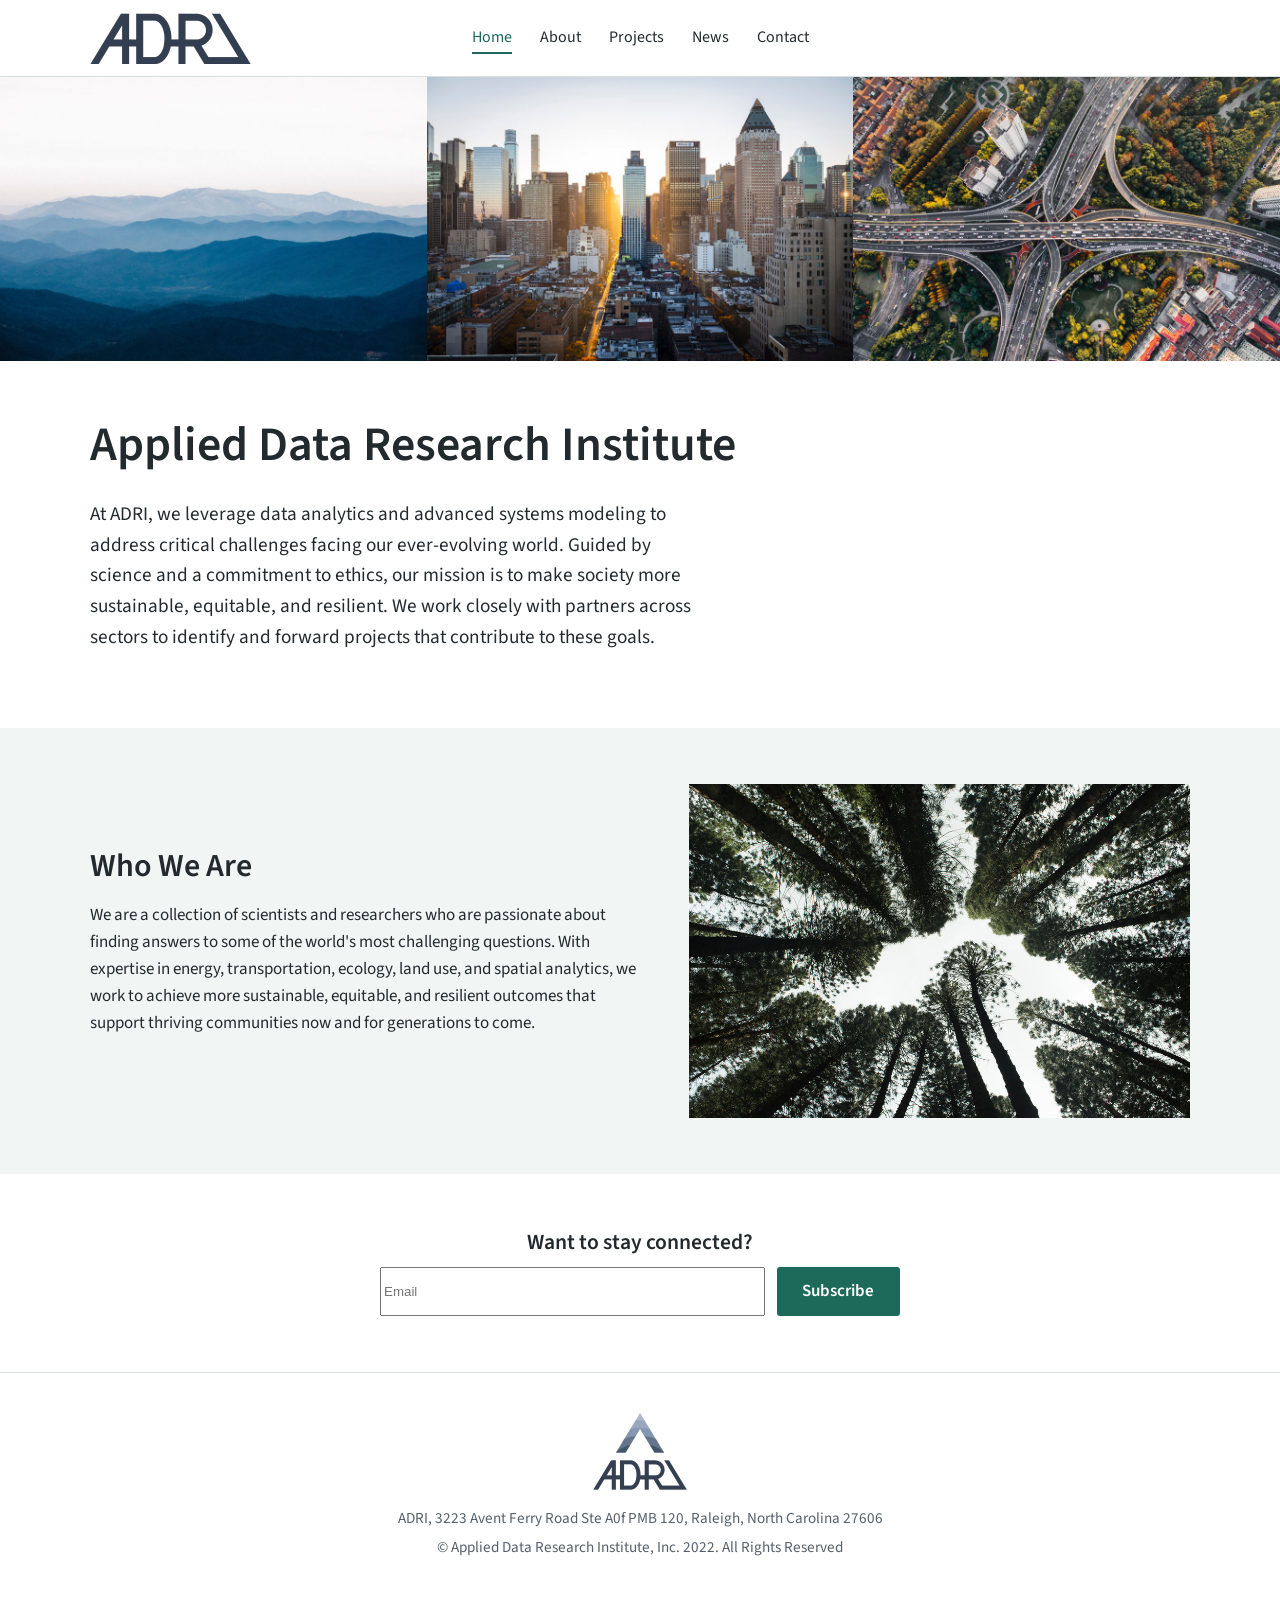
<file: index.html>
<!DOCTYPE html>
<html lang="en">
<head>
  <meta charset="utf-8">
  <meta name="viewport" content="width=device-width, initial-scale=1">
  <meta http-equiv="Content-Security-Policy" content="upgrade-insecure-requests">
  <title>ADRI: Applied Data Research Institute</title>
  <meta name="description" content="Here at Applied Data Research Institute, we leverage data analytics and advanced systems modeling to address critical challenges facing our ever-evolving world. Guided by science and a commitment to ethics, our mission is to make society more sustainable, equitable, and resilient.">
  <meta property="og:site_name" content="ADRI">
  <meta property="og:title" content="ADRI: Applied Data Research Institute">
  <meta property="og:description" content="Here at Applied Data Research Institute, we leverage data analytics and advanced systems modeling to address critical challenges facing our ever-evolving world. Guided by science and a commitment to ethics, our mission is to make society more sustainable, equitable, and resilient.">
  <meta property="og:type" content="website">
  <link rel="canonical" href="https://applied-data-research-institute.github.io/adri-website/">
  <meta property="og:url" content="https://applied-data-research-institute.github.io/adri-website/">
  <meta property="og:image" content="https://applied-data-research-institute.github.io/adri-website/assets/images/home/home-hero-1.jpg">
  <meta name="twitter:image" content="https://applied-data-research-institute.github.io/adri-website/assets/images/home/home-hero-1.jpg">
  <meta name="twitter:card" content="summary_large_image">
  <link rel="icon" href="assets/images/logo/favicon.png">
  <link rel="preconnect" href="https://fonts.googleapis.com">
  <link rel="preconnect" href="https://fonts.gstatic.com" crossorigin>
  <link href="https://fonts.googleapis.com/css2?family=Source+Sans+3:wght@400;600&display=swap" rel="stylesheet">
  <link rel="stylesheet" href="assets/css/style.css">
</head>
<body>
  <a class="skip" href="#main">Skip to content</a>

  <header class="site-header">
    <div class="wrap">
      <a class="brand" href=""><img src="assets/images/logo/adri-logo.png" alt="ADRI logo" width="161" height="51"></a>
      <button class="nav-toggle" aria-expanded="false" aria-controls="site-nav">Menu</button>
      <nav class="site-nav" id="site-nav" aria-label="Main">
        <ul>
        <li><a href="" aria-current="page">Home</a></li>
        <li><a href="about/">About</a></li>
        <li><a href="projects/">Projects</a></li>
        <li><a href="news/">News</a></li>
        <li><a href="contact/">Contact</a></li>
        </ul>
      </nav>
    </div>
  </header>

  <main id="main">
    <div class="strip">
      <img src="assets/images/home/home-hero-1.jpg" alt="Image by Wes Hicks" loading="lazy">
      <img src="assets/images/home/home-hero-2.jpg" alt="Image by ben o'bro" loading="lazy">
      <img src="assets/images/home/home-hero-3.jpg" alt="Image by Denys Nevozhai" loading="lazy">
    </div>

    <section class="section">
      <div class="wrap">
        <h1>Applied Data Research Institute</h1>
        <p class="lede">At ADRI, we leverage data analytics and advanced systems modeling to address critical challenges facing our ever-evolving world. Guided by science and a commitment to ethics, our mission is to make society more sustainable, equitable, and resilient. We work closely with partners across sectors to identify and forward projects that contribute to these goals.</p>
      </div>
    </section>

    <section class="section tint">
      <div class="wrap split">
        <div>
          <h2>Who We Are</h2>
          <p>We are a collection of scientists and researchers who are passionate about finding answers to some of the world's most challenging questions. With expertise in energy, transportation, ecology, land use, and spatial analytics, we work to achieve more sustainable, equitable, and resilient outcomes that support thriving communities now and for generations to come.</p>
        </div>
        <img src="assets/images/home/who-we-are.jpg" alt="Image by Brian Garrity" loading="lazy">
      </div>
    </section>

    <section class="section">
      <div class="wrap subscribe-block">
        <h3>Want to stay connected?</h3>
        <form class="subscribe" action="https://script.google.com/macros/s/AKfycbx5kDxIHIUz7Aq9xdcdbc2-s8WvIdxTNWegN4tHPLSlu4PW8ikCrEmTJM6ncrsvIiSr/exec" method="POST" data-ajax data-thanks="Thanks for subscribing!">
          <input type="hidden" name="form" value="subscribe">
          <input type="text" name="company" tabindex="-1" autocomplete="off" aria-hidden="true" style="position:absolute;left:-9999px">
          <label for="sub-email" class="visually-hidden" style="position:absolute;left:-9999px">Email</label>
          <input id="sub-email" type="email" name="email" placeholder="Email" required>
          <button class="btn" type="submit">Subscribe</button>
          <p class="form-status" role="status" aria-live="polite"></p>
        </form>
      </div>
    </section>

  </main>

  <footer class="site-footer">
    <div class="wrap">
      <a href=""><img src="assets/images/logo/adri-logo-combined.png" alt="ADRI" width="94" height="77"></a>
      <p>ADRI, 3223 Avent Ferry Road Ste A0f PMB 120, Raleigh, North Carolina 27606</p>
      <p>&copy; Applied Data Research Institute, Inc. 2022. All Rights Reserved</p>
    </div>
  </footer>

  <script src="assets/js/site.js"></script>
</body>
</html>
</file>
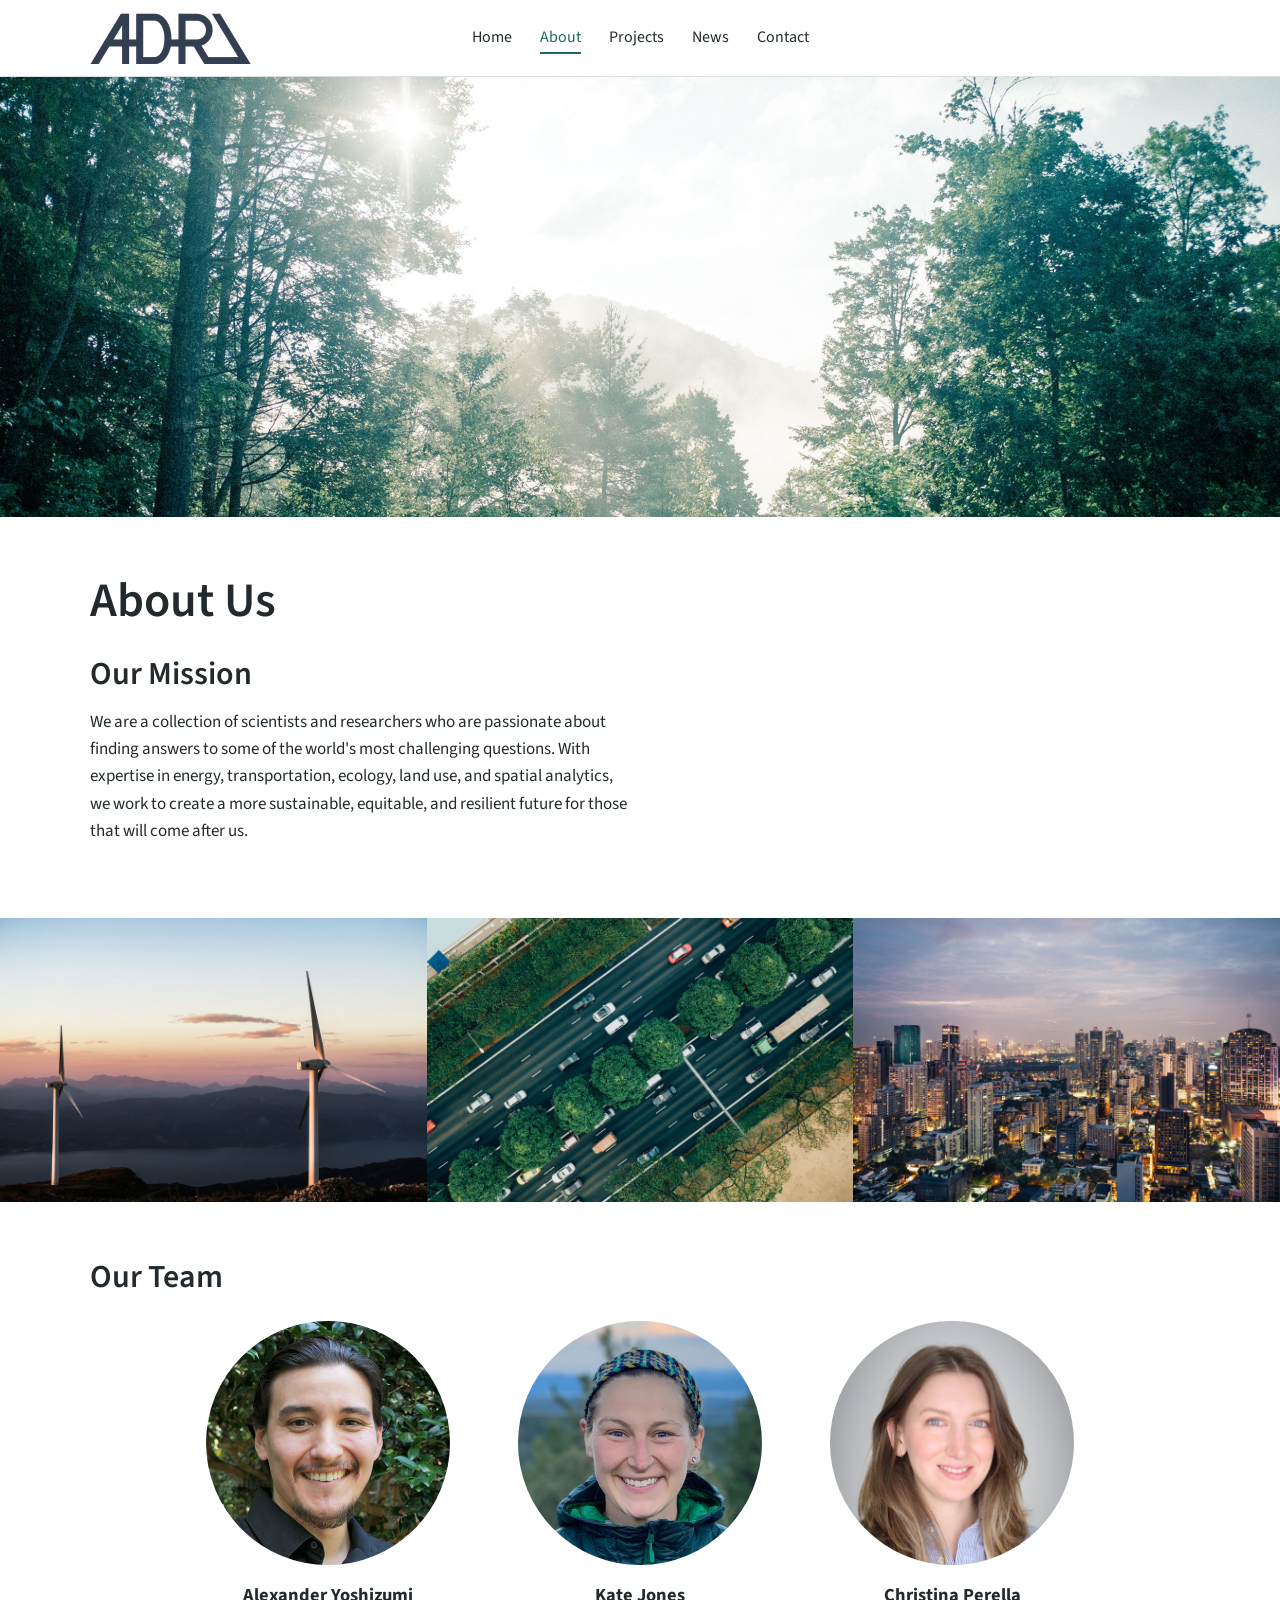
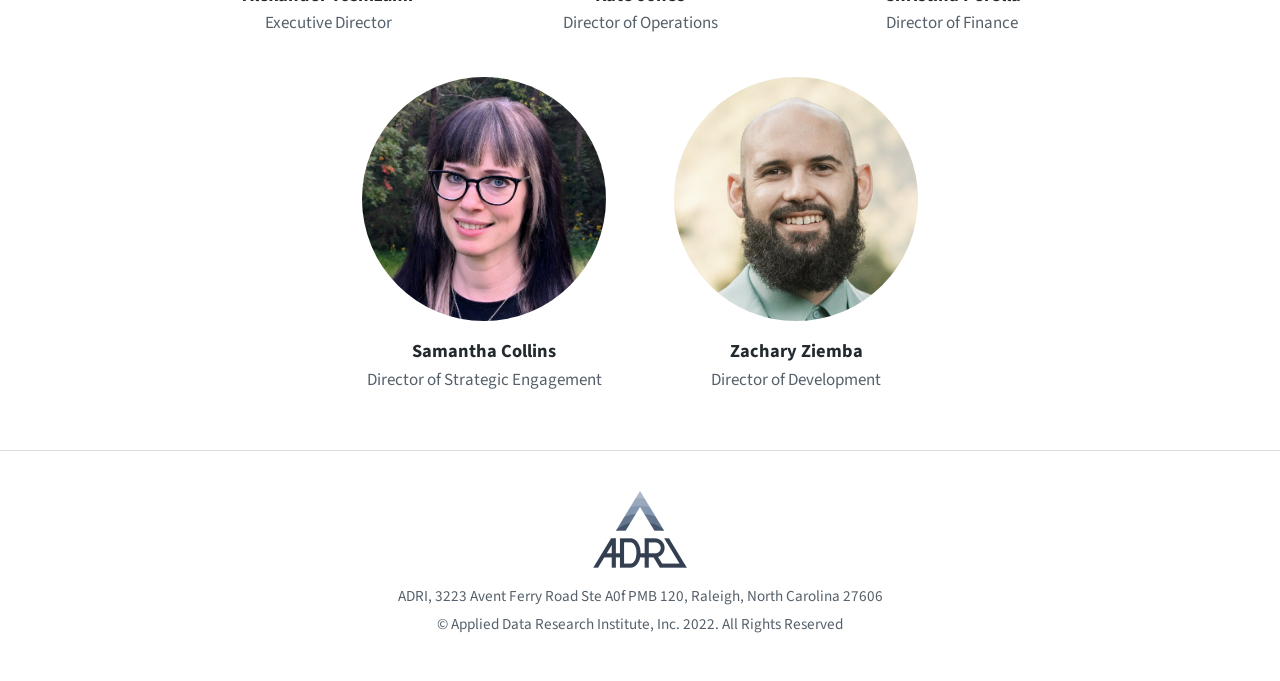
<file: about/index.html>
<!DOCTYPE html>
<html lang="en">
<head>
  <meta charset="utf-8">
  <meta name="viewport" content="width=device-width, initial-scale=1">
  <meta http-equiv="Content-Security-Policy" content="upgrade-insecure-requests">
  <title>ADRI | About</title>
  <meta name="description" content="Our Mission - Our Team">
  <meta property="og:site_name" content="ADRI">
  <meta property="og:title" content="ADRI | About">
  <meta property="og:description" content="Our Mission - Our Team">
  <meta property="og:type" content="website">
  <link rel="canonical" href="https://applied-data-research-institute.github.io/adri-website/about/">
  <meta property="og:url" content="https://applied-data-research-institute.github.io/adri-website/about/">
  <meta property="og:image" content="https://applied-data-research-institute.github.io/adri-website/assets/images/home/home-hero-1.jpg">
  <meta name="twitter:image" content="https://applied-data-research-institute.github.io/adri-website/assets/images/home/home-hero-1.jpg">
  <meta name="twitter:card" content="summary_large_image">
  <link rel="icon" href="../assets/images/logo/favicon.png">
  <link rel="preconnect" href="https://fonts.googleapis.com">
  <link rel="preconnect" href="https://fonts.gstatic.com" crossorigin>
  <link href="https://fonts.googleapis.com/css2?family=Source+Sans+3:wght@400;600&display=swap" rel="stylesheet">
  <link rel="stylesheet" href="../assets/css/style.css">
</head>
<body>
  <a class="skip" href="#main">Skip to content</a>

  <header class="site-header">
    <div class="wrap">
      <a class="brand" href="../"><img src="../assets/images/logo/adri-logo.png" alt="ADRI logo" width="161" height="51"></a>
      <button class="nav-toggle" aria-expanded="false" aria-controls="site-nav">Menu</button>
      <nav class="site-nav" id="site-nav" aria-label="Main">
        <ul>
        <li><a href="../">Home</a></li>
        <li><a href="../about/" aria-current="page">About</a></li>
        <li><a href="../projects/">Projects</a></li>
        <li><a href="../news/">News</a></li>
        <li><a href="../contact/">Contact</a></li>
        </ul>
      </nav>
    </div>
  </header>

  <main id="main">
    <div class="banner"><img src="../assets/images/banners/about-banner.jpg" alt="Image by Ben Wilkins"></div>

    <section class="section">
      <div class="wrap">
        <h1>About Us</h1>
        <h2>Our Mission</h2>
        <p class="prose">We are a collection of scientists and researchers who are passionate about finding answers to some of the world's most challenging questions. With expertise in energy, transportation, ecology, land use, and spatial analytics, we work to create a more sustainable, equitable, and resilient future for those that will come after us.</p>
      </div>
    </section>

    <div class="strip">
      <img src="../assets/images/gallery/gallery-1.jpg" alt="Image by Jason Blackeye" loading="lazy">
      <img src="../assets/images/gallery/gallery-2.jpg" alt="Image by CHUTTERSNAP" loading="lazy">
      <img src="../assets/images/gallery/gallery-3.jpg" alt="Image by Andreas Brücker" loading="lazy">
    </div>

    <section class="section">
      <div class="wrap">
        <h2>Our Team</h2>
        <div class="team">
          <figure>
            <img src="../assets/images/team/alexander-yoshizumi.jpg" alt="Alexander Yoshizumi" loading="lazy">
            <figcaption><strong>Alexander Yoshizumi</strong><span>Executive Director</span></figcaption>
          </figure>
          <figure>
            <img src="../assets/images/team/kate-jones.jpg" alt="Kate Jones" loading="lazy">
            <figcaption><strong>Kate Jones</strong><span>Director of Operations</span></figcaption>
          </figure>
          <figure>
            <img src="../assets/images/team/christina-perella.jpg" alt="Christina Perella" loading="lazy">
            <figcaption><strong>Christina Perella</strong><span>Director of Finance</span></figcaption>
          </figure>
          <figure>
            <img src="../assets/images/team/samantha-collins.jpg" alt="Samantha Collins" loading="lazy">
            <figcaption><strong>Samantha Collins</strong><span>Director of Strategic Engagement</span></figcaption>
          </figure>
          <figure>
            <img src="../assets/images/team/zachary-ziemba.png" alt="Zachary Ziemba" loading="lazy">
            <figcaption><strong>Zachary Ziemba</strong><span>Director of Development</span></figcaption>
          </figure>
        </div>
      </div>
    </section>

  </main>

  <footer class="site-footer">
    <div class="wrap">
      <a href="../"><img src="../assets/images/logo/adri-logo-combined.png" alt="ADRI" width="94" height="77"></a>
      <p>ADRI, 3223 Avent Ferry Road Ste A0f PMB 120, Raleigh, North Carolina 27606</p>
      <p>&copy; Applied Data Research Institute, Inc. 2022. All Rights Reserved</p>
    </div>
  </footer>

  <script src="../assets/js/site.js"></script>
</body>
</html>
</file>
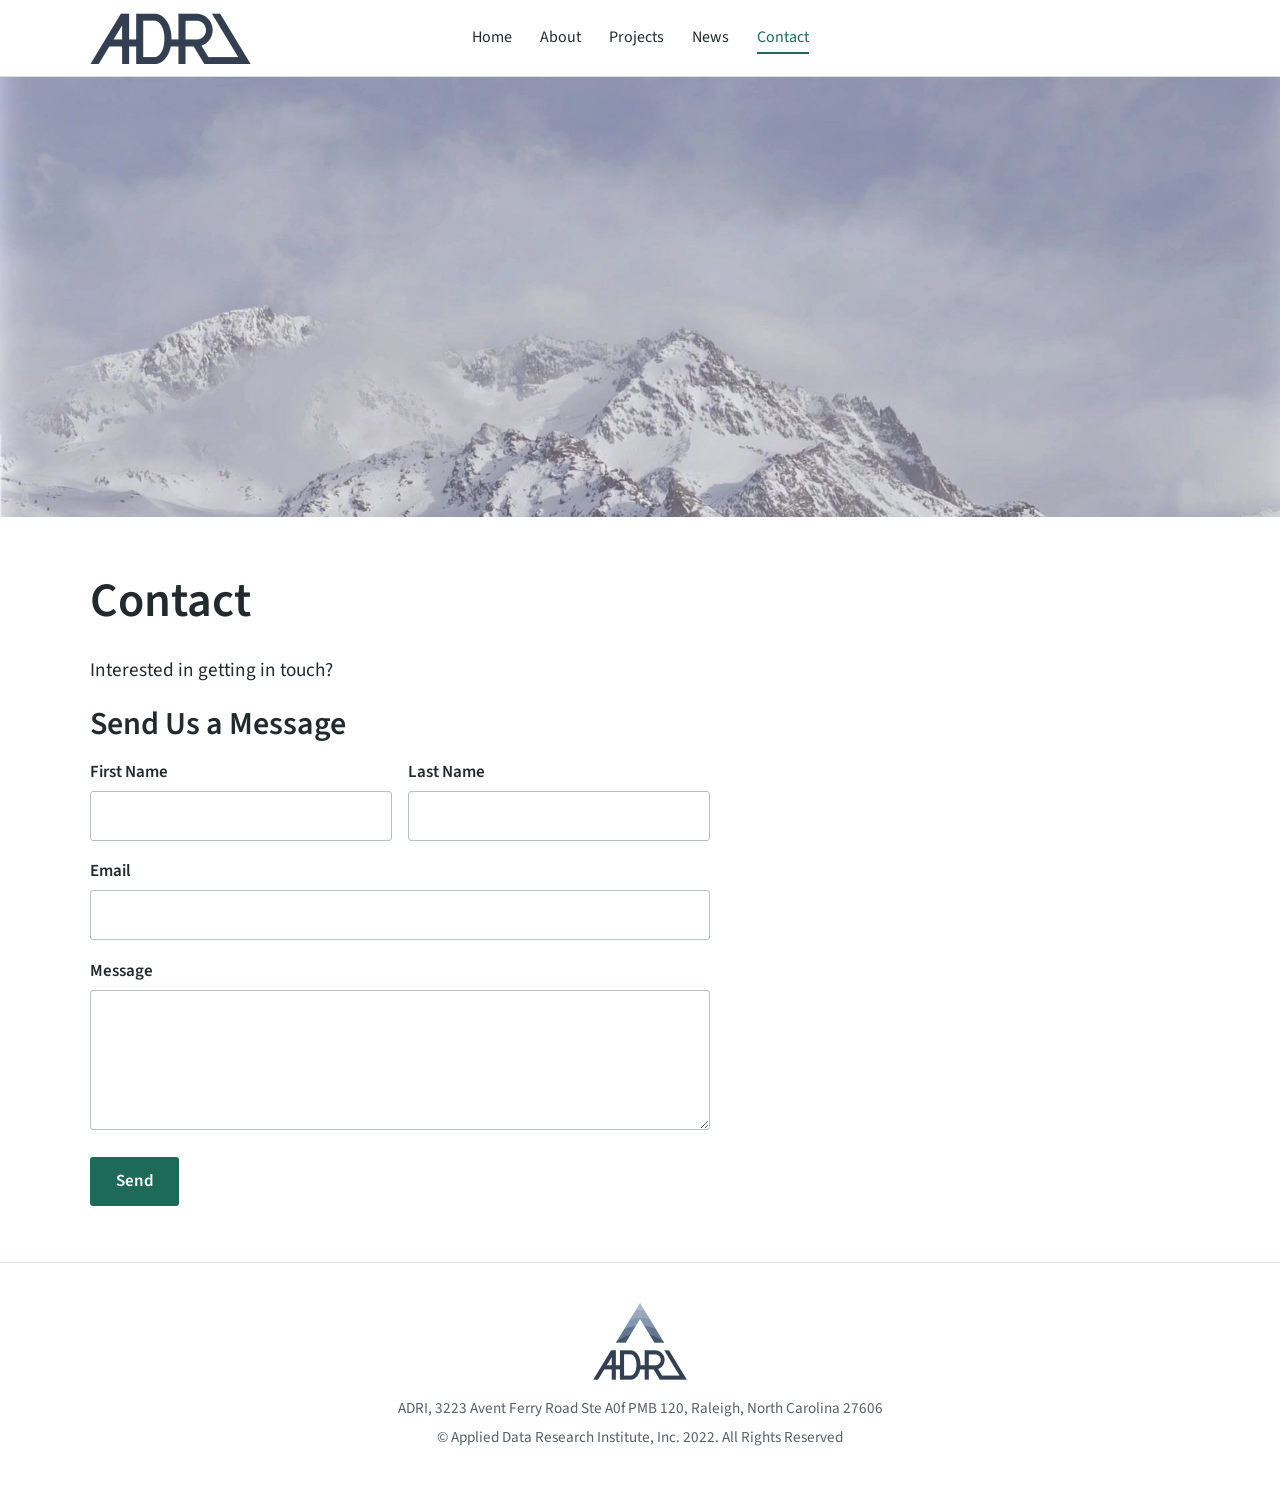
<file: contact/index.html>
<!DOCTYPE html>
<html lang="en">
<head>
  <meta charset="utf-8">
  <meta name="viewport" content="width=device-width, initial-scale=1">
  <meta http-equiv="Content-Security-Policy" content="upgrade-insecure-requests">
  <title>ADRI | Contact</title>
  <meta name="description" content="Send Us a Message">
  <meta property="og:site_name" content="ADRI">
  <meta property="og:title" content="ADRI | Contact">
  <meta property="og:description" content="Send Us a Message">
  <meta property="og:type" content="website">
  <link rel="canonical" href="https://applied-data-research-institute.github.io/adri-website/contact/">
  <meta property="og:url" content="https://applied-data-research-institute.github.io/adri-website/contact/">
  <meta property="og:image" content="https://applied-data-research-institute.github.io/adri-website/assets/images/home/home-hero-1.jpg">
  <meta name="twitter:image" content="https://applied-data-research-institute.github.io/adri-website/assets/images/home/home-hero-1.jpg">
  <meta name="twitter:card" content="summary_large_image">
  <link rel="icon" href="../assets/images/logo/favicon.png">
  <link rel="preconnect" href="https://fonts.googleapis.com">
  <link rel="preconnect" href="https://fonts.gstatic.com" crossorigin>
  <link href="https://fonts.googleapis.com/css2?family=Source+Sans+3:wght@400;600&display=swap" rel="stylesheet">
  <link rel="stylesheet" href="../assets/css/style.css">
</head>
<body>
  <a class="skip" href="#main">Skip to content</a>

  <header class="site-header">
    <div class="wrap">
      <a class="brand" href="../"><img src="../assets/images/logo/adri-logo.png" alt="ADRI logo" width="161" height="51"></a>
      <button class="nav-toggle" aria-expanded="false" aria-controls="site-nav">Menu</button>
      <nav class="site-nav" id="site-nav" aria-label="Main">
        <ul>
        <li><a href="../">Home</a></li>
        <li><a href="../about/">About</a></li>
        <li><a href="../projects/">Projects</a></li>
        <li><a href="../news/">News</a></li>
        <li><a href="../contact/" aria-current="page">Contact</a></li>
        </ul>
      </nav>
    </div>
  </header>

  <main id="main">
    <div class="banner"><img src="../assets/images/banners/contact-banner.jpg" alt=""></div>

    <section class="section">
      <div class="wrap">
        <h1>Contact</h1>
        <p class="lede">Interested in getting in touch?</p>
        <h2>Send Us a Message</h2>

        <form action="https://script.google.com/macros/s/AKfycbx5kDxIHIUz7Aq9xdcdbc2-s8WvIdxTNWegN4tHPLSlu4PW8ikCrEmTJM6ncrsvIiSr/exec" method="POST" data-ajax data-thanks="Thanks for submitting!">
          <input type="hidden" name="form" value="contact">
          <input type="text" name="company" tabindex="-1" autocomplete="off" aria-hidden="true" style="position:absolute;left:-9999px">
          <div class="two-up">
            <div class="field">
              <label for="first-name">First Name</label>
              <input id="first-name" type="text" name="first_name" required>
            </div>
            <div class="field">
              <label for="last-name">Last Name</label>
              <input id="last-name" type="text" name="last_name" required>
            </div>
          </div>
          <div class="field">
            <label for="email">Email</label>
            <input id="email" type="email" name="email" required>
          </div>
          <div class="field">
            <label for="message">Message</label>
            <textarea id="message" name="message" required></textarea>
          </div>
          <button class="btn" type="submit">Send</button>
          <p class="form-status" role="status" aria-live="polite"></p>
        </form>
      </div>
    </section>

  </main>

  <footer class="site-footer">
    <div class="wrap">
      <a href="../"><img src="../assets/images/logo/adri-logo-combined.png" alt="ADRI" width="94" height="77"></a>
      <p>ADRI, 3223 Avent Ferry Road Ste A0f PMB 120, Raleigh, North Carolina 27606</p>
      <p>&copy; Applied Data Research Institute, Inc. 2022. All Rights Reserved</p>
    </div>
  </footer>

  <script src="../assets/js/site.js"></script>
</body>
</html>
</file>
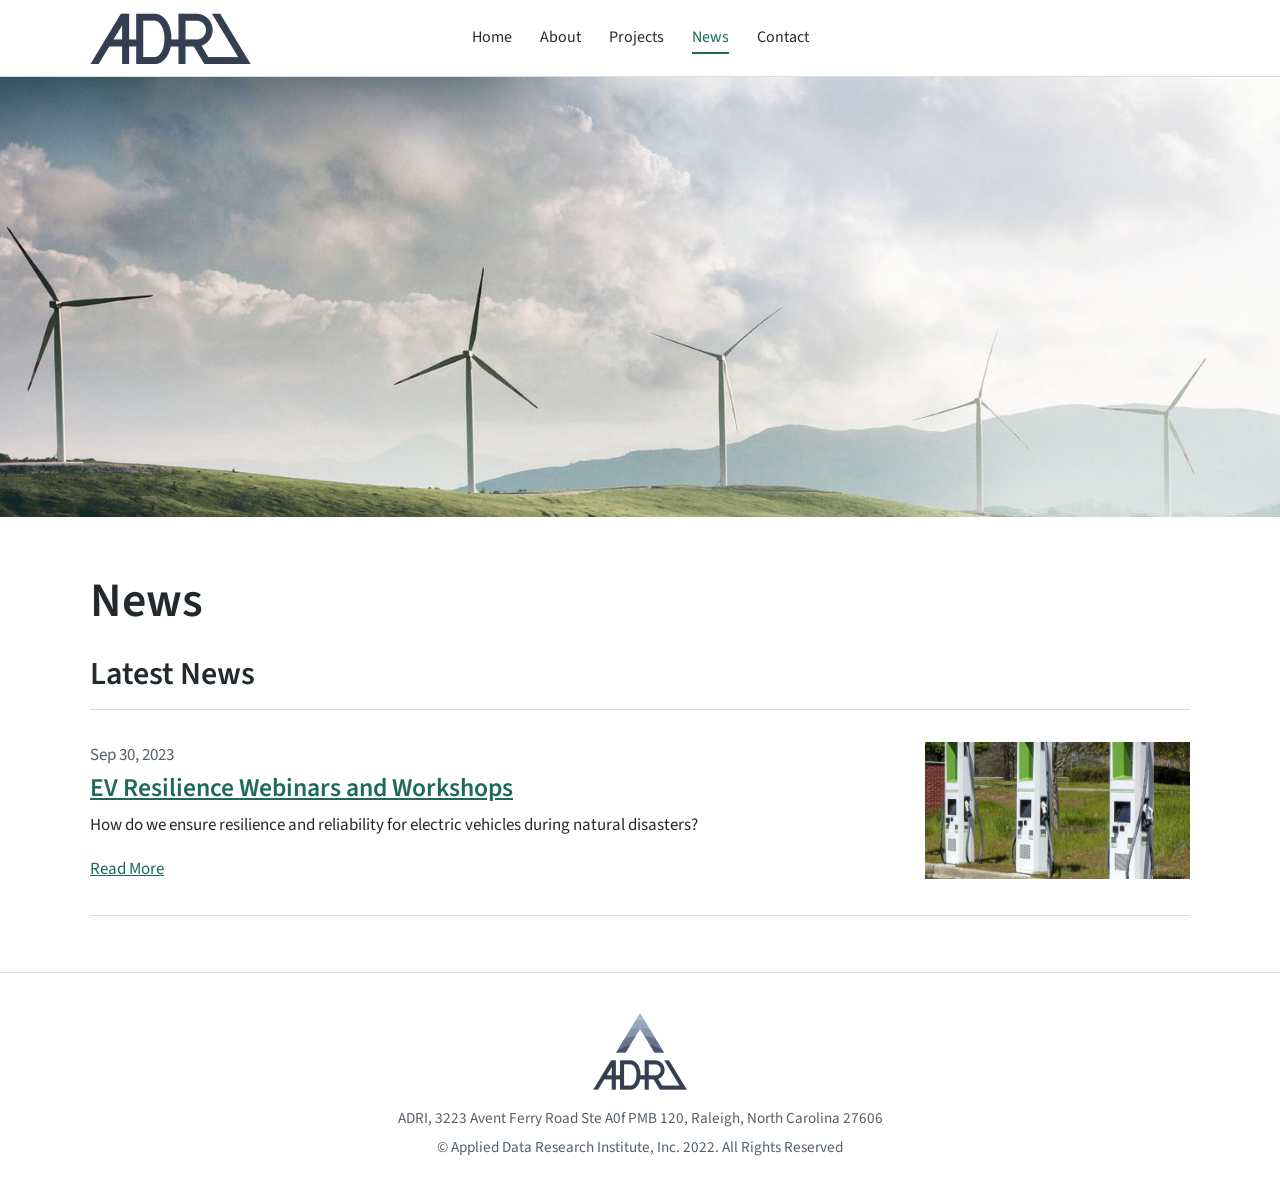
<file: news/index.html>
<!DOCTYPE html>
<html lang="en">
<head>
  <meta charset="utf-8">
  <meta name="viewport" content="width=device-width, initial-scale=1">
  <meta http-equiv="Content-Security-Policy" content="upgrade-insecure-requests">
  <title>News</title>
  <meta name="description" content="Stay Up to Date with the Latest News and Stories">
  <meta property="og:site_name" content="ADRI">
  <meta property="og:title" content="News">
  <meta property="og:description" content="Stay Up to Date with the Latest News and Stories">
  <meta property="og:type" content="website">
  <link rel="canonical" href="https://applied-data-research-institute.github.io/adri-website/news/">
  <meta property="og:url" content="https://applied-data-research-institute.github.io/adri-website/news/">
  <meta property="og:image" content="https://applied-data-research-institute.github.io/adri-website/assets/images/home/home-hero-1.jpg">
  <meta name="twitter:image" content="https://applied-data-research-institute.github.io/adri-website/assets/images/home/home-hero-1.jpg">
  <meta name="twitter:card" content="summary_large_image">
  <link rel="icon" href="../assets/images/logo/favicon.png">
  <link rel="preconnect" href="https://fonts.googleapis.com">
  <link rel="preconnect" href="https://fonts.gstatic.com" crossorigin>
  <link href="https://fonts.googleapis.com/css2?family=Source+Sans+3:wght@400;600&display=swap" rel="stylesheet">
  <link rel="stylesheet" href="../assets/css/style.css">
</head>
<body>
  <a class="skip" href="#main">Skip to content</a>

  <header class="site-header">
    <div class="wrap">
      <a class="brand" href="../"><img src="../assets/images/logo/adri-logo.png" alt="ADRI logo" width="161" height="51"></a>
      <button class="nav-toggle" aria-expanded="false" aria-controls="site-nav">Menu</button>
      <nav class="site-nav" id="site-nav" aria-label="Main">
        <ul>
        <li><a href="../">Home</a></li>
        <li><a href="../about/">About</a></li>
        <li><a href="../projects/">Projects</a></li>
        <li><a href="../news/" aria-current="page">News</a></li>
        <li><a href="../contact/">Contact</a></li>
        </ul>
      </nav>
    </div>
  </header>

  <main id="main">
    <div class="banner"><img src="../assets/images/banners/news-banner.jpg" alt=""></div>

    <section class="section">
      <div class="wrap">
        <h1>News</h1>
        <h2>Latest News</h2>

        <article class="post-card">
          <div>
            <time datetime="2023-09-30">Sep 30, 2023</time>
            <h2><a href="ev-resilience-webinars-and-workshops/">EV Resilience Webinars and Workshops</a></h2>
            <p>How do we ensure resilience and reliability for electric vehicles during natural disasters?</p>
            <a href="ev-resilience-webinars-and-workshops/">Read More</a>
          </div>
          <a href="ev-resilience-webinars-and-workshops/"><img src="../assets/images/projects/evse-microgrid-resilience.jpg" alt="EV Resilience Webinars and Workshops" loading="lazy"></a>
        </article>
      </div>
    </section>

  </main>

  <footer class="site-footer">
    <div class="wrap">
      <a href="../"><img src="../assets/images/logo/adri-logo-combined.png" alt="ADRI" width="94" height="77"></a>
      <p>ADRI, 3223 Avent Ferry Road Ste A0f PMB 120, Raleigh, North Carolina 27606</p>
      <p>&copy; Applied Data Research Institute, Inc. 2022. All Rights Reserved</p>
    </div>
  </footer>

  <script src="../assets/js/site.js"></script>
</body>
</html>
</file>
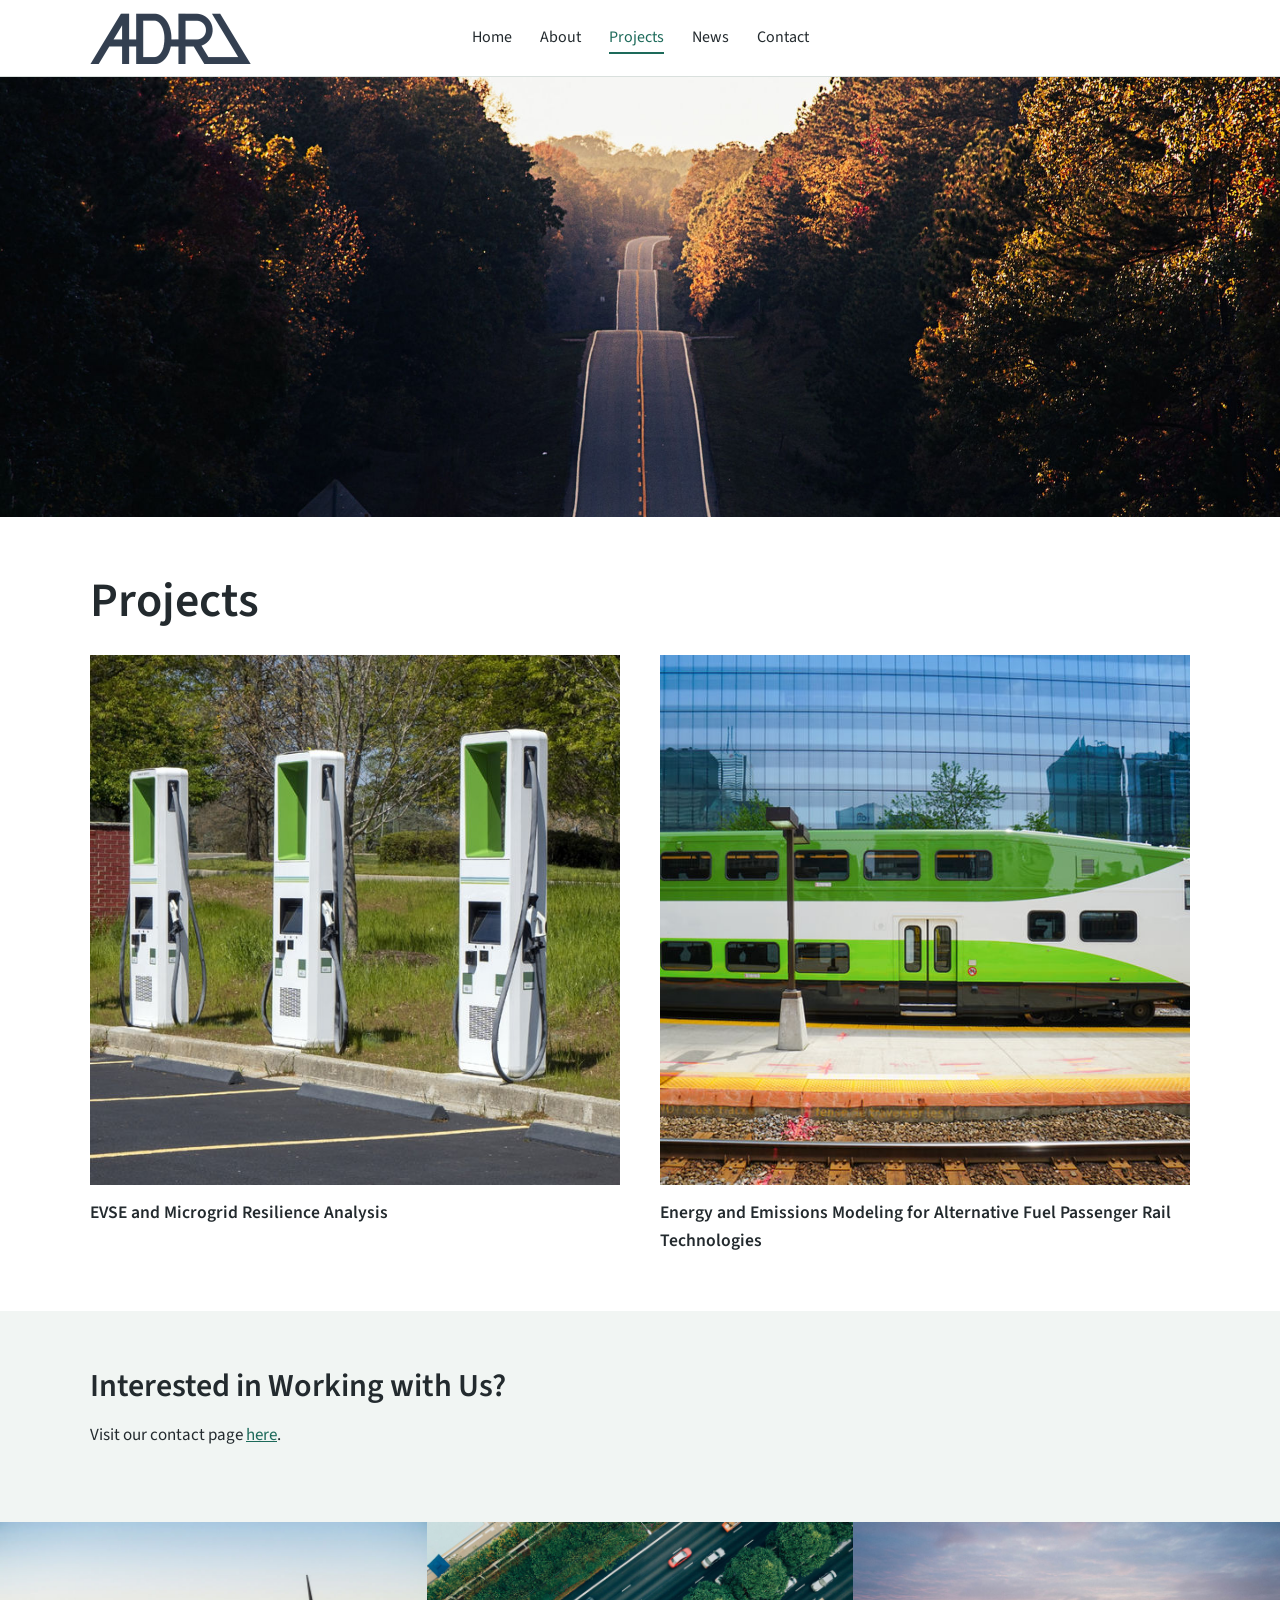
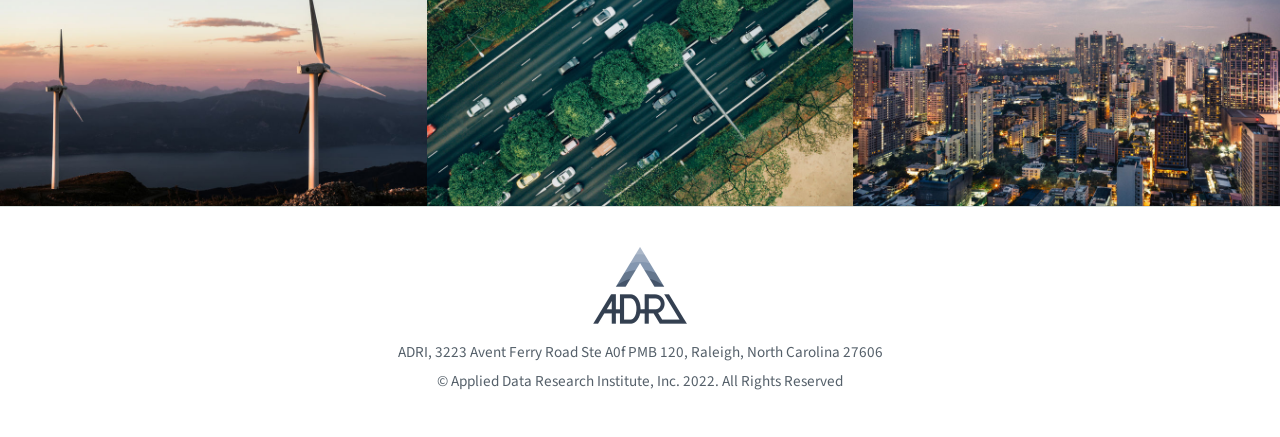
<file: projects/index.html>
<!DOCTYPE html>
<html lang="en">
<head>
  <meta charset="utf-8">
  <meta name="viewport" content="width=device-width, initial-scale=1">
  <meta http-equiv="Content-Security-Policy" content="upgrade-insecure-requests">
  <title>ADRI | Projects</title>
  <meta name="description" content="Learn About Our Work">
  <meta property="og:site_name" content="ADRI">
  <meta property="og:title" content="ADRI | Projects">
  <meta property="og:description" content="Learn About Our Work">
  <meta property="og:type" content="website">
  <link rel="canonical" href="https://applied-data-research-institute.github.io/adri-website/projects/">
  <meta property="og:url" content="https://applied-data-research-institute.github.io/adri-website/projects/">
  <meta property="og:image" content="https://applied-data-research-institute.github.io/adri-website/assets/images/home/home-hero-1.jpg">
  <meta name="twitter:image" content="https://applied-data-research-institute.github.io/adri-website/assets/images/home/home-hero-1.jpg">
  <meta name="twitter:card" content="summary_large_image">
  <link rel="icon" href="../assets/images/logo/favicon.png">
  <link rel="preconnect" href="https://fonts.googleapis.com">
  <link rel="preconnect" href="https://fonts.gstatic.com" crossorigin>
  <link href="https://fonts.googleapis.com/css2?family=Source+Sans+3:wght@400;600&display=swap" rel="stylesheet">
  <link rel="stylesheet" href="../assets/css/style.css">
</head>
<body>
  <a class="skip" href="#main">Skip to content</a>

  <header class="site-header">
    <div class="wrap">
      <a class="brand" href="../"><img src="../assets/images/logo/adri-logo.png" alt="ADRI logo" width="161" height="51"></a>
      <button class="nav-toggle" aria-expanded="false" aria-controls="site-nav">Menu</button>
      <nav class="site-nav" id="site-nav" aria-label="Main">
        <ul>
        <li><a href="../">Home</a></li>
        <li><a href="../about/">About</a></li>
        <li><a href="../projects/" aria-current="page">Projects</a></li>
        <li><a href="../news/">News</a></li>
        <li><a href="../contact/">Contact</a></li>
        </ul>
      </nav>
    </div>
  </header>

  <main id="main">
    <div class="banner"><img src="../assets/images/banners/projects-banner.jpg" alt="Image by Matt Duncan"></div>

    <section class="section">
      <div class="wrap">
        <h1>Projects</h1>
        <div class="projects">
          <figure>
            <img src="../assets/images/projects/evse-microgrid-resilience.jpg" alt="" loading="lazy">
            <figcaption>EVSE and Microgrid Resilience Analysis</figcaption>
          </figure>
          <figure>
            <img src="../assets/images/projects/alternative-fuel-passenger-rail.jpg" alt="" loading="lazy">
            <figcaption>Energy and Emissions Modeling for Alternative Fuel Passenger Rail Technologies</figcaption>
          </figure>
        </div>
      </div>
    </section>

    <section class="section tint">
      <div class="wrap">
        <h2>Interested in Working with Us?</h2>
        <p>Visit our contact page <a href="../contact/">here</a>.</p>
      </div>
    </section>

    <div class="strip">
      <img src="../assets/images/gallery/gallery-1.jpg" alt="Image by Jason Blackeye" loading="lazy">
      <img src="../assets/images/gallery/gallery-2.jpg" alt="Image by CHUTTERSNAP" loading="lazy">
      <img src="../assets/images/gallery/gallery-3.jpg" alt="Image by Andreas Brücker" loading="lazy">
    </div>

  </main>

  <footer class="site-footer">
    <div class="wrap">
      <a href="../"><img src="../assets/images/logo/adri-logo-combined.png" alt="ADRI" width="94" height="77"></a>
      <p>ADRI, 3223 Avent Ferry Road Ste A0f PMB 120, Raleigh, North Carolina 27606</p>
      <p>&copy; Applied Data Research Institute, Inc. 2022. All Rights Reserved</p>
    </div>
  </footer>

  <script src="../assets/js/site.js"></script>
</body>
</html>
</file>
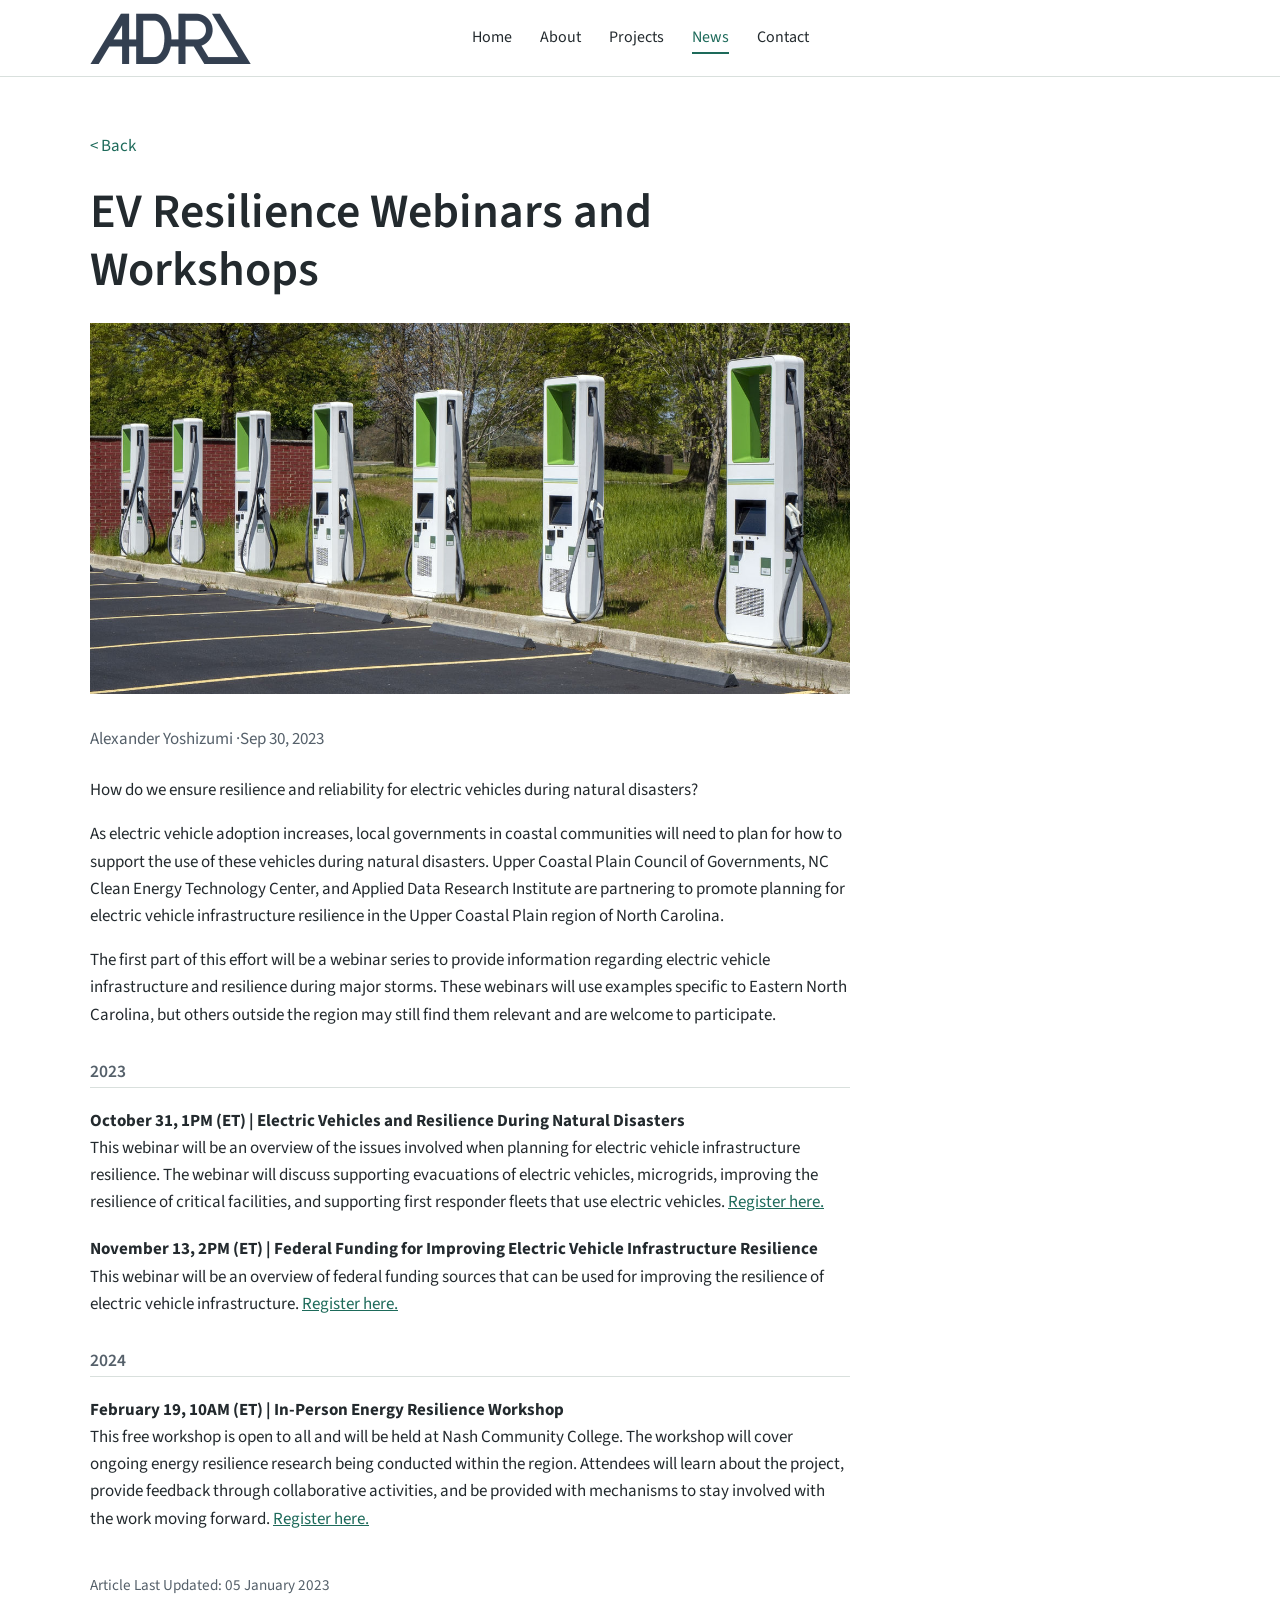
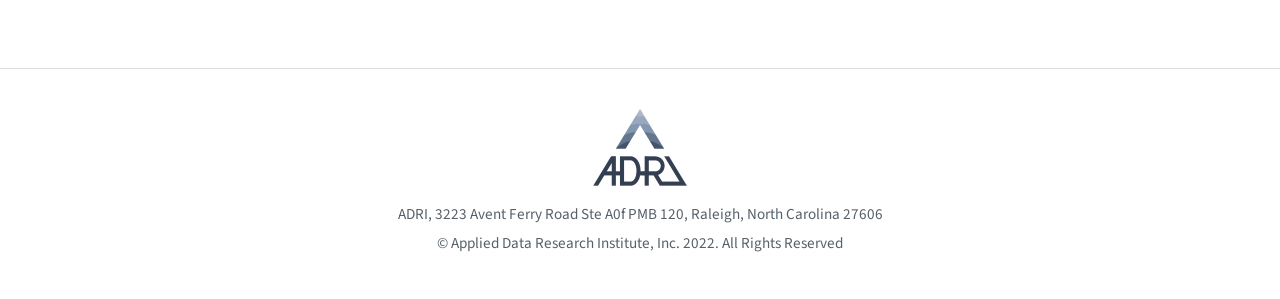
<file: news/ev-resilience-webinars-and-workshops/index.html>
<!DOCTYPE html>
<html lang="en">
<head>
  <meta charset="utf-8">
  <meta name="viewport" content="width=device-width, initial-scale=1">
  <meta http-equiv="Content-Security-Policy" content="upgrade-insecure-requests">
  <title>EV Resilience Webinars and Workshops | ADRI</title>
  <meta name="description" content="How do we ensure resilience and reliability for electric vehicles during natural disasters?">
  <meta property="og:site_name" content="ADRI">
  <meta property="og:title" content="EV Resilience Webinars and Workshops | ADRI">
  <meta property="og:description" content="How do we ensure resilience and reliability for electric vehicles during natural disasters?">
  <meta property="og:type" content="website">
  <link rel="canonical" href="https://applied-data-research-institute.github.io/adri-website/news/ev-resilience-webinars-and-workshops/">
  <meta property="og:url" content="https://applied-data-research-institute.github.io/adri-website/news/ev-resilience-webinars-and-workshops/">
  <meta property="og:image" content="https://applied-data-research-institute.github.io/adri-website/assets/images/home/home-hero-1.jpg">
  <meta name="twitter:image" content="https://applied-data-research-institute.github.io/adri-website/assets/images/home/home-hero-1.jpg">
  <meta name="twitter:card" content="summary_large_image">
  <link rel="icon" href="../../assets/images/logo/favicon.png">
  <link rel="preconnect" href="https://fonts.googleapis.com">
  <link rel="preconnect" href="https://fonts.gstatic.com" crossorigin>
  <link href="https://fonts.googleapis.com/css2?family=Source+Sans+3:wght@400;600&display=swap" rel="stylesheet">
  <link rel="stylesheet" href="../../assets/css/style.css">
</head>
<body>
  <a class="skip" href="#main">Skip to content</a>

  <header class="site-header">
    <div class="wrap">
      <a class="brand" href="../../"><img src="../../assets/images/logo/adri-logo.png" alt="ADRI logo" width="161" height="51"></a>
      <button class="nav-toggle" aria-expanded="false" aria-controls="site-nav">Menu</button>
      <nav class="site-nav" id="site-nav" aria-label="Main">
        <ul>
        <li><a href="../../">Home</a></li>
        <li><a href="../../about/">About</a></li>
        <li><a href="../../projects/">Projects</a></li>
        <li><a href="../../news/" aria-current="page">News</a></li>
        <li><a href="../../contact/">Contact</a></li>
        </ul>
      </nav>
    </div>
  </header>

  <main id="main">
    <section class="section">
      <div class="wrap">
        <article class="article">
          <a class="back" href="../">&lt; Back</a>
          <h1>EV Resilience Webinars and Workshops</h1>
          <figure><img src="../../assets/images/news/ev-resilience-webinars-and-workshops.jpg" alt=""></figure>
          <p class="meta"><span>Alexander Yoshizumi</span><span><time datetime="2023-09-30">Sep 30, 2023</time></span></p>

          <p>How do we ensure resilience and reliability for electric vehicles during natural disasters?</p>

          <p>As electric vehicle adoption increases, local governments in coastal communities will need to plan for how to support the use of these vehicles during natural disasters. Upper Coastal Plain Council of Governments, NC Clean Energy Technology Center, and Applied Data Research Institute are partnering to promote planning for electric vehicle infrastructure resilience in the Upper Coastal Plain region of North Carolina.</p>

          <p>The first part of this effort will be a webinar series to provide information regarding electric vehicle infrastructure and resilience during major storms. These webinars will use examples specific to Eastern North Carolina, but others outside the region may still find them relevant and are welcome to participate.</p>

          <h5>2023</h5>

          <div class="event">
            <strong>October 31, 1PM (ET) | Electric Vehicles and Resilience During Natural Disasters</strong>
            <p>This webinar will be an overview of the issues involved when planning for electric vehicle infrastructure resilience. The webinar will discuss supporting evacuations of electric vehicles, microgrids, improving the resilience of critical facilities, and supporting first responder fleets that use electric vehicles. <a href="https://attendee.gotowebinar.com/register/7910516005027733597">Register here.</a></p>
          </div>

          <div class="event">
            <strong>November 13, 2PM (ET) | Federal Funding for Improving Electric Vehicle Infrastructure Resilience</strong>
            <p>This webinar will be an overview of federal funding sources that can be used for improving the resilience of electric vehicle infrastructure. <a href="https://attendee.gotowebinar.com/register/3476911287882664028">Register here.</a></p>
          </div>

          <h5>2024</h5>

          <div class="event">
            <strong>February 19, 10AM (ET) | In-Person Energy Resilience Workshop</strong>
            <p>This free workshop is open to all and will be held at Nash Community College. The workshop will cover ongoing energy resilience research being conducted within the region. Attendees will learn about the project, provide feedback through collaborative activities, and be provided with mechanisms to stay involved with the work moving forward. <a href="https://docs.google.com/forms/d/e/1FAIpQLSdkOE6ew_rAFTwqILclqOalkfw6Yoko9RwMiMZveNi3oHN0WA/viewform?usp=sf_link">Register here.</a></p>
          </div>

          <p class="updated">Article Last Updated: 05 January 2023</p>
        </article>
      </div>
    </section>

  </main>

  <footer class="site-footer">
    <div class="wrap">
      <a href="../../"><img src="../../assets/images/logo/adri-logo-combined.png" alt="ADRI" width="94" height="77"></a>
      <p>ADRI, 3223 Avent Ferry Road Ste A0f PMB 120, Raleigh, North Carolina 27606</p>
      <p>&copy; Applied Data Research Institute, Inc. 2022. All Rights Reserved</p>
    </div>
  </footer>

  <script src="../../assets/js/site.js"></script>
</body>
</html>
</file>
<file: assets/css/style.css>
/* ADRI — Applied Data Research Institute
   Shared stylesheet. Edit colors and fonts here and every page updates. */

:root {
  --ink: #232a2e;
  --ink-soft: #55606a;
  --paper: #ffffff;
  --paper-tint: #f1f5f3;
  --accent: #1d6a5a;
  --accent-deep: #124a3f;
  --rule: #d9e0dd;
  --max: 1100px;
  --font: "Source Sans 3", "Segoe UI", Helvetica, Arial, sans-serif;
}

*, *::before, *::after { box-sizing: border-box; }

html { scroll-behavior: smooth; }
@media (prefers-reduced-motion: reduce) { html { scroll-behavior: auto; } }

body {
  margin: 0;
  font-family: var(--font);
  font-size: 1.0625rem;
  line-height: 1.6;
  color: var(--ink);
  background: var(--paper);
}

img { max-width: 100%; height: auto; display: block; }
a { color: var(--accent); }
a:hover { color: var(--accent-deep); }
a:focus-visible, button:focus-visible, input:focus-visible, textarea:focus-visible {
  outline: 3px solid var(--accent);
  outline-offset: 2px;
}

h1, h2, h3, h4, h5 { line-height: 1.2; margin: 0 0 0.5em; font-weight: 600; }
h1 { font-size: clamp(2rem, 4.5vw, 3rem); }
h2 { font-size: clamp(1.5rem, 3vw, 2rem); }
h3 { font-size: 1.35rem; }
h5 { font-size: 1.1rem; color: var(--ink-soft); }
p { margin: 0 0 1em; }

.wrap { width: min(var(--max), 100% - 2.5rem); margin-inline: auto; }

/* Skip link */
.skip { position: absolute; left: -999px; top: 0; background: var(--accent); color: #fff; padding: .5rem 1rem; z-index: 100; }
.skip:focus { left: 1rem; top: 1rem; }

/* Header */
.site-header { border-bottom: 1px solid var(--rule); background: var(--paper); position: sticky; top: 0; z-index: 50; }
.site-header .wrap { display: grid; grid-template-columns: 1fr auto 1fr; align-items: center; gap: 1rem; min-height: 76px; }
.site-header .brand { justify-self: start; }
.site-header .site-nav { justify-self: center; }
.site-header .nav-toggle { justify-self: end; }
.brand img { width: 161px; height: auto; }
.nav-toggle { display: none; background: none; border: 1px solid var(--rule); border-radius: 4px; padding: .4rem .7rem; font: inherit; color: var(--ink); cursor: pointer; }
.site-nav ul { list-style: none; margin: 0; padding: 0; display: flex; gap: 1.75rem; }
.site-nav a { color: var(--ink); text-decoration: none; font-size: 1rem; padding: .25rem 0; border-bottom: 2px solid transparent; }
.site-nav a:hover { color: var(--accent); }
.site-nav a[aria-current="page"] { border-bottom-color: var(--accent); color: var(--accent); }

@media (max-width: 720px) {
  .nav-toggle { display: inline-block; }
  .site-nav { display: none; width: 100%; }
  .site-nav.open { display: block; }
  .site-header .wrap { display: flex; flex-wrap: wrap; justify-content: space-between; }
  .site-nav ul { flex-direction: column; gap: 0; padding-bottom: .75rem; }
  .site-nav a { display: block; padding: .6rem 0; border-bottom: 1px solid var(--rule); }
  .site-nav a[aria-current="page"] { border-bottom-color: var(--rule); }
}

/* Sections */
.section { padding: 3.5rem 0; }
.section.tint { background: var(--paper-tint); }
.section h2 { margin-bottom: 1rem; }
.lede { font-size: 1.2rem; max-width: 62ch; }
.prose { max-width: 68ch; }

/* Page banner (About / Projects / News / Contact) */
.banner { max-height: 440px; overflow: hidden; }
.banner img { width: 100%; height: 100%; object-fit: cover; aspect-ratio: 16 / 7; }

/* Image strips */
.strip { display: grid; grid-template-columns: repeat(3, 1fr); gap: 0; }
.strip img { width: 100%; aspect-ratio: 3 / 2; object-fit: cover; }
@media (max-width: 720px) { .strip { grid-template-columns: 1fr; } }

/* Two-column text + image */
.split { display: grid; grid-template-columns: 1.1fr 1fr; gap: 3rem; align-items: center; }
@media (max-width: 800px) { .split { grid-template-columns: 1fr; gap: 2rem; } }

/* Team */
.team { display: flex; flex-wrap: wrap; justify-content: center; gap: 2.5rem 2rem; margin-top: 1.5rem; }
.team figure { margin: 0; text-align: center; flex: 0 1 280px; }
.team img { width: 244px; height: 244px; object-fit: cover; border-radius: 50%; margin: 0 auto 1rem; }
.team figcaption strong { display: block; font-size: 1.15rem; }
.team figcaption span { color: var(--ink-soft); }

/* Projects */
.projects { display: grid; grid-template-columns: repeat(auto-fit, minmax(260px, 1fr)); gap: 2.5rem; margin-top: 1.5rem; }
.projects figure { margin: 0; }
.projects img { width: 100%; aspect-ratio: 1 / 1; object-fit: cover; }
.projects figcaption { padding-top: .9rem; font-size: 1.1rem; font-weight: 600; }

/* News list */
.post-card { display: grid; grid-template-columns: 1fr 265px; gap: 2rem; align-items: start; padding: 2rem 0; border-top: 1px solid var(--rule); }
.post-card:last-child { border-bottom: 1px solid var(--rule); }
.post-card time { color: var(--ink-soft); }
.post-card h2 { font-size: 1.6rem; margin: .25rem 0 .5rem; }
.post-card img { width: 100%; aspect-ratio: 265 / 137; object-fit: cover; }
@media (max-width: 720px) { .post-card { grid-template-columns: 1fr; } .post-card img { order: -1; } }

/* Article */
.article { max-width: 760px; }
.article .meta { color: var(--ink-soft); margin-bottom: 1.5rem; }
.article .meta span + span::before { content: " \00B7 "; }
.article figure { margin: 0 0 2rem; }
.article figure img { width: 100%; aspect-ratio: 980 / 478; object-fit: cover; }
.article h5 { margin-top: 2rem; border-bottom: 1px solid var(--rule); padding-bottom: .3rem; }
.article .event { margin: 1.25rem 0; }
.article .event strong { display: block; }
.article .updated { color: var(--ink-soft); font-size: .95rem; margin-top: 2.5rem; }
.back { display: inline-block; margin-bottom: 1.5rem; text-decoration: none; }

/* Forms */
form { max-width: 620px; }
.field { margin-bottom: 1.1rem; }
.field label { display: block; font-weight: 600; margin-bottom: .3rem; }
.field input, .field textarea {
  width: 100%; font: inherit; padding: .65rem .8rem;
  border: 1px solid #b8c2be; border-radius: 3px; background: #fff; color: var(--ink);
}
.field textarea { min-height: 140px; resize: vertical; }
.two-up { display: grid; grid-template-columns: 1fr 1fr; gap: 1rem; }
@media (max-width: 560px) { .two-up { grid-template-columns: 1fr; } }
.btn {
  display: inline-block; font: inherit; font-weight: 600; cursor: pointer;
  background: var(--accent); color: #fff; border: 0; border-radius: 3px;
  padding: .7rem 1.6rem; text-decoration: none;
}
.btn:hover { background: var(--accent-deep); color: #fff; }
.subscribe-block { text-align: center; }
.subscribe { display: flex; flex-wrap: wrap; gap: .75rem; max-width: 520px; margin-inline: auto; }
.subscribe .form-status { flex-basis: 100%; margin-top: .25rem; }
.subscribe input { flex: 1; }
.form-status { margin-top: 1rem; font-weight: 600; color: var(--accent-deep); }
.form-status:empty { display: none; }

/* Footer */
.site-footer { border-top: 1px solid var(--rule); padding: 2.5rem 0; text-align: center; color: var(--ink-soft); font-size: .95rem; }
.site-footer img { width: 94px; margin: 0 auto 1rem; }
.site-footer p { margin: .25rem 0; }
</file>
